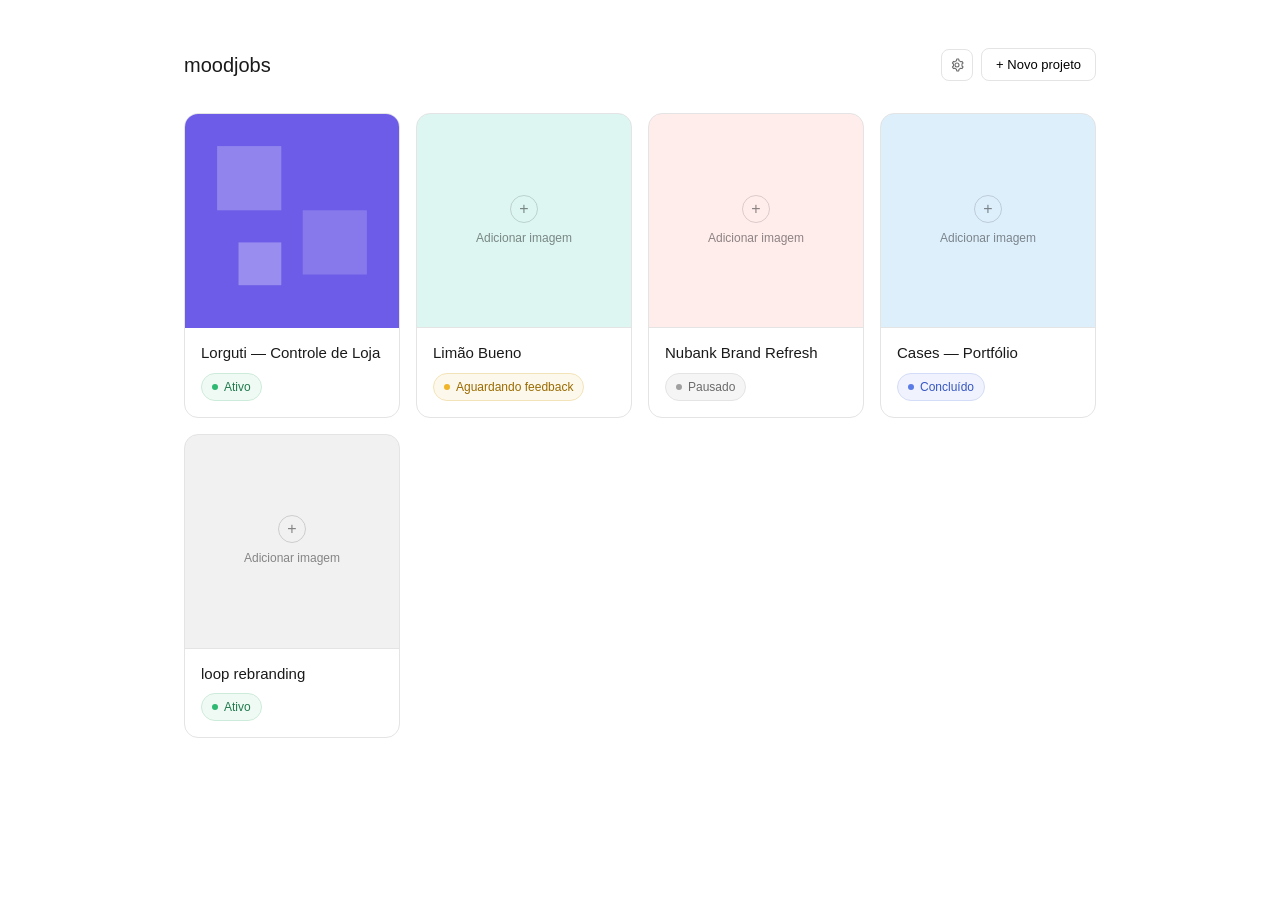
<file: index.html>
<!DOCTYPE html>
<html lang="pt-BR">
<head>
<meta charset="UTF-8">
<meta name="viewport" content="width=device-width, initial-scale=1.0">
<title>moodjobs</title>
<link rel="stylesheet" href="assets/style.css">
</head>
<body>
  <div class="page">
    <div class="hub-header">
      <h1>moodjobs</h1>
      <div class="hub-actions">
        <button class="gear-btn" id="gear-btn" title="Configurações"></button>
        <button class="new-project-btn" id="new-project-btn">+ Novo projeto</button>
      </div>
    </div>

    <div class="project-list" id="project-list"></div>
  </div>

  <script src="assets/github-api.js"></script>
  <script src="assets/script.js"></script>
</body>
</html>
</file>
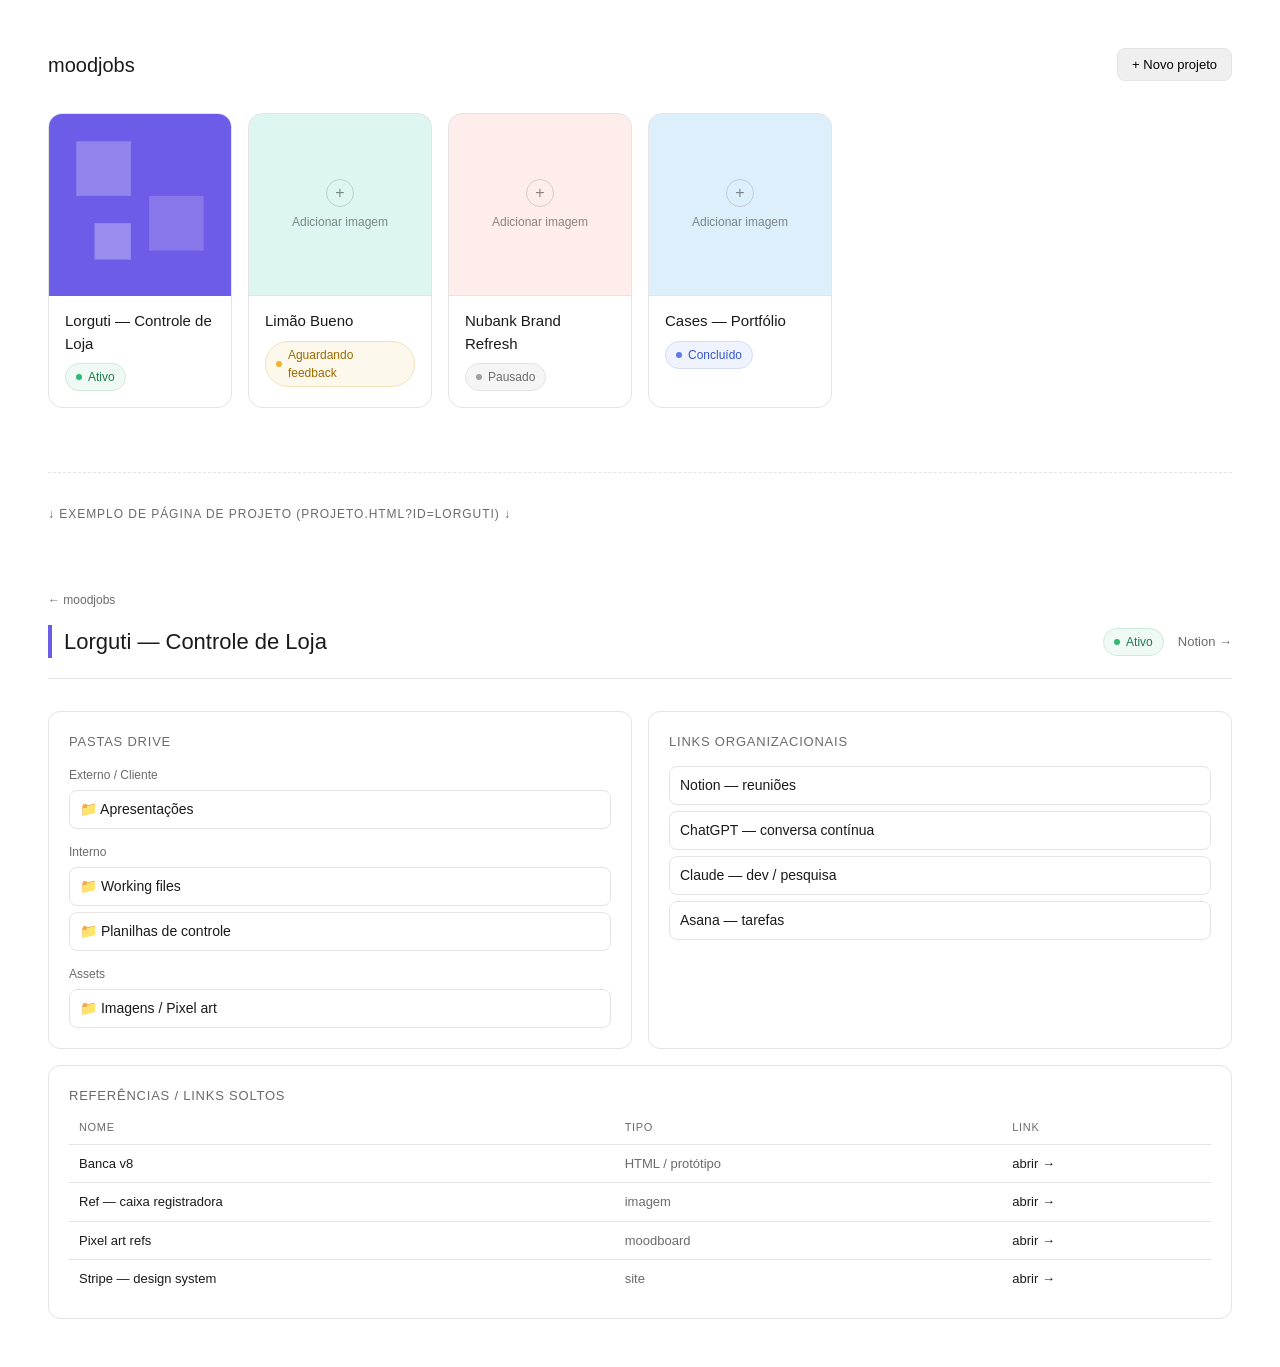
<file: mockup.html>
<!DOCTYPE html>
<html lang="pt-BR">
<head>
<meta charset="UTF-8">
<meta name="viewport" content="width=device-width, initial-scale=1.0">
<title>moodjobs — mockup</title>
<style>
  :root {
    --fg: #1a1a1a;
    --muted: #6b6b6b;
    --border: #e4e4e4;
    --bg-soft: #fafafa;
  }
  * { box-sizing: border-box; }
  body {
    margin: 0;
    padding: 48px;
    background: transparent;
    color: var(--fg);
    font-family: -apple-system, BlinkMacSystemFont, "Inter", "Helvetica Neue", Arial, sans-serif;
    font-weight: 400;
    line-height: 1.5;
  }
  h1, h2, h3 { font-weight: 500; margin: 0; }
  a { color: inherit; text-decoration: none; }

  /* ---------- shared ---------- */
  .pill {
    display: inline-flex;
    align-items: center;
    gap: 6px;
    font-size: 12px;
    font-weight: 500;
    padding: 4px 10px;
    border-radius: 999px;
    border: 1px solid var(--border);
  }
  .pill .dot { width: 6px; height: 6px; border-radius: 50%; }
  .pill.ativo { color: #1f7a4d; border-color: #cdebda; background: #f0faf4; }
  .pill.ativo .dot { background: #2fb872; }
  .pill.aguardando { color: #9a6b00; border-color: #f3e3b8; background: #fdf8ec; }
  .pill.aguardando .dot { background: #f0b429; }
  .pill.pausado { color: #6b6b6b; border-color: var(--border); background: #f5f5f5; }
  .pill.pausado .dot { background: #a0a0a0; }
  .pill.concluido { color: #3656c2; border-color: #d4ddf7; background: #f0f3fd; }
  .pill.concluido .dot { background: #5b7ce6; }

  .link-list { display: flex; flex-direction: column; gap: 6px; }
  .link-item {
    display: flex; align-items: center; gap: 8px;
    padding: 8px 10px; border-radius: 8px;
    border: 1px solid var(--border);
    font-size: 14px;
    transition: border-color .12s ease;
  }
  .link-item:hover { border-color: #c9c9c9; }

  .label {
    font-size: 11px; text-transform: uppercase; letter-spacing: .06em;
    color: var(--muted); font-weight: 500; margin-bottom: 10px;
  }
  .sublabel {
    font-size: 12px; color: var(--muted); font-weight: 400;
    margin: 14px 0 6px;
  }
  .sublabel:first-of-type { margin-top: 0; }

  .section-title {
    font-size: 13px; text-transform: uppercase; letter-spacing: .06em;
    color: var(--muted); font-weight: 500; margin-bottom: 14px;
  }

  /* ---------- demo separator ---------- */
  .demo-separator {
    margin: 64px 0; padding-top: 32px; border-top: 1px dashed var(--border);
    font-size: 12px; color: var(--muted); text-transform: uppercase; letter-spacing: .08em;
  }

  /* ================= INDEX (HUB) ================= */
  .hub-header {
    display: flex; align-items: center; justify-content: space-between;
    margin-bottom: 32px;
  }
  .hub-header h1 { font-size: 20px; }
  .new-project-btn {
    font-size: 13px; font-weight: 500;
    padding: 8px 14px; border-radius: 8px;
    border: 1px solid var(--border);
    cursor: pointer;
  }
  .new-project-btn:hover { border-color: #c9c9c9; }

  .project-list {
    display: grid;
    grid-template-columns: repeat(auto-fill, minmax(180px, 1fr));
    gap: 16px;
  }
  .project-card {
    border: 1px solid var(--border);
    border-radius: 14px;
    overflow: hidden;
    display: flex;
    flex-direction: column;
    transition: border-color .12s ease;
  }
  .project-card:hover { border-color: #c9c9c9; }
  .project-card .accent-block {
    aspect-ratio: 1 / 1;
    width: 100%;
    position: relative;
    overflow: hidden;
  }
  .project-card .accent-block img {
    width: 100%; height: 100%; object-fit: cover; display: block;
  }
  .project-card .accent-block.empty {
    display: flex; align-items: center; justify-content: center;
    border-bottom: 1px solid var(--border);
  }
  .project-card .accent-block.empty .upload-hint {
    display: flex; flex-direction: column; align-items: center; gap: 6px;
    font-size: 12px; color: rgba(0,0,0,.45); font-weight: 500;
  }
  .project-card .accent-block.empty .upload-hint .plus {
    width: 28px; height: 28px; border-radius: 50%;
    border: 1px solid rgba(0,0,0,.15);
    display: flex; align-items: center; justify-content: center;
    font-size: 16px; color: rgba(0,0,0,.45);
  }
  .project-card .card-body {
    padding: 14px 16px 16px;
    display: flex;
    flex-direction: column;
    gap: 8px;
  }
  .project-card h3 { font-size: 15px; }
  .project-card .pill { align-self: flex-start; }

  /* ================= PROJECT PAGE ================= */
  .back-link {
    font-size: 12px; color: var(--muted); display: inline-flex;
    align-items: center; gap: 4px; margin-bottom: 16px;
  }
  .back-link:hover { color: var(--fg); }

  .project-page-header {
    display: flex; align-items: center; gap: 14px; flex-wrap: wrap;
    margin-bottom: 32px;
    padding-bottom: 20px;
    border-bottom: 1px solid var(--border);
    position: relative;
    padding-left: 16px;
  }
  .project-page-header .accent-bar {
    position: absolute; top: 0; left: 0; bottom: 20px; width: 4px;
  }
  .project-page-header h1 { font-size: 22px; margin-right: auto; }
  .notion-link { font-size: 13px; font-weight: 500; color: var(--muted); display: flex; align-items: center; gap: 4px; }
  .notion-link:hover { color: var(--fg); }

  .two-col {
    display: grid;
    grid-template-columns: 1fr 1fr;
    gap: 16px;
    margin-bottom: 16px;
  }
  .box {
    border: 1px solid var(--border);
    border-radius: 12px;
    padding: 20px;
  }

  /* references table */
  .ref-table {
    width: 100%;
    border-collapse: collapse;
    font-size: 13px;
  }
  .ref-table th {
    text-align: left;
    font-size: 11px; text-transform: uppercase; letter-spacing: .06em;
    color: var(--muted); font-weight: 500;
    padding: 0 10px 8px;
    border-bottom: 1px solid var(--border);
  }
  .ref-table td {
    padding: 9px 10px;
    border-bottom: 1px solid var(--border);
  }
  .ref-table tr:last-child td { border-bottom: none; }
  .ref-table tr:hover td { background: var(--bg-soft); }
  .ref-table a { font-weight: 500; }
  .ref-table .ref-meta { color: var(--muted); }

  @media (max-width: 720px) {
    .two-col { grid-template-columns: 1fr; }
  }
</style>
</head>
<body>

  <!-- ================= INDEX (HUB) ================= -->
  <div class="hub-header">
    <h1>moodjobs</h1>
    <button class="new-project-btn">+ Novo projeto</button>
  </div>

  <div class="project-list">
    <a class="project-card" href="#projeto-x" style="text-decoration:none; color:inherit;">
      <div class="accent-block">
        <img src="data:image/svg+xml,%3Csvg xmlns='http://www.w3.org/2000/svg' width='200' height='200'%3E%3Crect width='200' height='200' fill='%236C5CE7'/%3E%3Crect x='30' y='30' width='60' height='60' fill='%23ffffff' opacity='.25'/%3E%3Crect x='110' y='90' width='60' height='60' fill='%23ffffff' opacity='.18'/%3E%3Crect x='50' y='120' width='40' height='40' fill='%23ffffff' opacity='.3'/%3E%3C/svg%3E" alt="Capa do projeto Lorguti">
      </div>
      <div class="card-body">
        <h3>Lorguti — Controle de Loja</h3>
        <span class="pill ativo"><span class="dot"></span>Ativo</span>
      </div>
    </a>
    <a class="project-card" href="#" style="text-decoration:none; color:inherit;">
      <div class="accent-block empty" style="background:#00B89422;">
        <div class="upload-hint"><span class="plus">+</span>Adicionar imagem</div>
      </div>
      <div class="card-body">
        <h3>Limão Bueno</h3>
        <span class="pill aguardando"><span class="dot"></span>Aguardando feedback</span>
      </div>
    </a>
    <a class="project-card" href="#" style="text-decoration:none; color:inherit;">
      <div class="accent-block empty" style="background:#FF767522;">
        <div class="upload-hint"><span class="plus">+</span>Adicionar imagem</div>
      </div>
      <div class="card-body">
        <h3>Nubank Brand Refresh</h3>
        <span class="pill pausado"><span class="dot"></span>Pausado</span>
      </div>
    </a>
    <a class="project-card" href="#" style="text-decoration:none; color:inherit;">
      <div class="accent-block empty" style="background:#0984E322;">
        <div class="upload-hint"><span class="plus">+</span>Adicionar imagem</div>
      </div>
      <div class="card-body">
        <h3>Cases — Portfólio</h3>
        <span class="pill concluido"><span class="dot"></span>Concluído</span>
      </div>
    </a>
  </div>

  <div class="demo-separator">↓ exemplo de página de projeto (projeto.html?id=lorguti) ↓</div>

  <!-- ================= PROJECT PAGE ================= -->
  <a id="projeto-x"></a>
  <a class="back-link" href="#">← moodjobs</a>
  <div class="project-page-header">
    <div class="accent-bar" style="background:#6C5CE7;"></div>
    <h1>Lorguti — Controle de Loja</h1>
    <span class="pill ativo"><span class="dot"></span>Ativo</span>
    <a class="notion-link" href="#">Notion →</a>
  </div>

  <div class="two-col">
    <div class="box">
      <div class="section-title">Pastas Drive</div>

      <div class="sublabel">Externo / Cliente</div>
      <div class="link-list">
        <div class="link-item">📁 Apresentações</div>
      </div>

      <div class="sublabel">Interno</div>
      <div class="link-list">
        <div class="link-item">📁 Working files</div>
        <div class="link-item">📁 Planilhas de controle</div>
      </div>

      <div class="sublabel">Assets</div>
      <div class="link-list">
        <div class="link-item">📁 Imagens / Pixel art</div>
      </div>
    </div>

    <div class="box">
      <div class="section-title">Links Organizacionais</div>
      <div class="link-list">
        <div class="link-item">Notion — reuniões</div>
        <div class="link-item">ChatGPT — conversa contínua</div>
        <div class="link-item">Claude — dev / pesquisa</div>
        <div class="link-item">Asana — tarefas</div>
      </div>
    </div>
  </div>

  <div class="box">
    <div class="section-title">Referências / Links soltos</div>
    <table class="ref-table">
      <thead>
        <tr><th>Nome</th><th>Tipo</th><th>Link</th></tr>
      </thead>
      <tbody>
        <tr>
          <td>Banca v8</td>
          <td class="ref-meta">HTML / protótipo</td>
          <td><a href="#">abrir →</a></td>
        </tr>
        <tr>
          <td>Ref — caixa registradora</td>
          <td class="ref-meta">imagem</td>
          <td><a href="#">abrir →</a></td>
        </tr>
        <tr>
          <td>Pixel art refs</td>
          <td class="ref-meta">moodboard</td>
          <td><a href="#">abrir →</a></td>
        </tr>
        <tr>
          <td>Stripe — design system</td>
          <td class="ref-meta">site</td>
          <td><a href="#">abrir →</a></td>
        </tr>
      </tbody>
    </table>
  </div>

</body>
</html>
</file>
<file: assets/style.css>
:root {
  --fg: #1a1a1a;
  --muted: #6b6b6b;
  --border: #e4e4e4;
  --bg-soft: #fafafa;
}

* { box-sizing: border-box; }

html, body {
  margin: 0;
  padding: 0;
  background: transparent;
}

body {
  color: var(--fg);
  font-family: -apple-system, BlinkMacSystemFont, "Inter", "Helvetica Neue", Arial, sans-serif;
  font-weight: 400;
  line-height: 1.5;
}

h1, h2, h3 { font-weight: 500; margin: 0; }
a { color: inherit; text-decoration: none; }

.page {
  max-width: 960px;
  margin: 0 auto;
  padding: 48px 24px;
}

/* ---------- status pills ---------- */
.pill {
  display: inline-flex;
  align-items: center;
  gap: 6px;
  font-size: 12px;
  font-weight: 500;
  padding: 4px 10px;
  border-radius: 999px;
  border: 1px solid var(--border);
}
.pill .dot { width: 6px; height: 6px; border-radius: 50%; flex-shrink: 0; }

.pill.ativo { color: #1f7a4d; border-color: #cdebda; background: #f0faf4; }
.pill.ativo .dot { background: #2fb872; }

.pill.aguardando { color: #9a6b00; border-color: #f3e3b8; background: #fdf8ec; }
.pill.aguardando .dot { background: #f0b429; }

.pill.pausado { color: #6b6b6b; border-color: var(--border); background: #f5f5f5; }
.pill.pausado .dot { background: #a0a0a0; }

.pill.concluido { color: #3656c2; border-color: #d4ddf7; background: #f0f3fd; }
.pill.concluido .dot { background: #5b7ce6; }

/* ---------- shared layout bits ---------- */
.section-title {
  font-size: 13px;
  text-transform: uppercase;
  letter-spacing: .06em;
  color: var(--muted);
  font-weight: 500;
  margin-bottom: 10px;
}

.sublabel {
  font-size: 12px;
  color: var(--muted);
  font-weight: 400;
  margin: 10px 0 6px;
}
.sublabel:first-of-type { margin-top: 0; }

.box {
  border: 1px solid var(--border);
  border-radius: 12px;
  padding: 16px;
}

.two-col {
  display: grid;
  grid-template-columns: 1fr 1fr;
  gap: 12px;
  margin-bottom: 12px;
}

.two-col-bottom { grid-template-columns: 1.4fr 1fr; }

@media (max-width: 720px) {
  .two-col,
  .two-col-bottom { grid-template-columns: 1fr; }
}

/* ---------- highlighted boxes (primary sections) ---------- */
.box-highlight { border-width: 1.5px; }

/* ---------- link rows (icon + label + visualizar) ---------- */
.link-list {
  display: flex;
  flex-direction: column;
  gap: 6px;
}

.link-row {
  display: flex;
  align-items: center;
  gap: 10px;
  padding: 7px 10px 7px 12px;
  border-radius: 8px;
  border: 1px solid var(--border);
}

.link-row-link {
  cursor: pointer;
  transition: border-color .12s ease, background .12s ease;
}
.link-row-link:hover {
  border-color: #c9c9c9;
  background: var(--bg-soft);
}

.row-actions {
  display: flex;
  gap: 4px;
  flex-shrink: 0;
  opacity: 0;
  transition: opacity .12s ease;
}
.link-row:hover .row-actions,
.deadline-item:hover .row-actions,
.project-page-header:hover .row-actions {
  opacity: 1;
}

.icon-btn {
  width: 28px;
  height: 28px;
  border-radius: 8px;
  border: 1px solid var(--border);
  background: transparent;
  display: flex;
  align-items: center;
  justify-content: center;
  cursor: pointer;
  color: var(--muted);
  flex-shrink: 0;
  padding: 0;
}
.icon-btn:hover { border-color: #c9c9c9; color: var(--fg); }
.icon-btn svg { width: 14px; height: 14px; }

/* ---------- inline edit forms ---------- */
.link-row.editing { gap: 8px; flex-wrap: wrap; }
.link-row input,
.link-row select,
.ref-table input,
.ref-table select,
.deadline-item input {
  font: inherit;
  font-size: 13px;
  padding: 6px 8px;
  border: 1px solid var(--border);
  border-radius: 6px;
  background: transparent;
  color: var(--fg);
  flex: 1;
  min-width: 80px;
}
.link-row select,
.ref-table select { flex: 0 0 110px; }

.add-row-btn {
  display: flex;
  align-items: center;
  justify-content: center;
  width: 28px;
  height: 28px;
  border: 1px dashed var(--border);
  border-radius: 50%;
  color: var(--muted);
  cursor: pointer;
  background: none;
  padding: 0;
  flex-shrink: 0;
  margin-top: 2px;
}
.add-row-btn:hover { border-color: #c9c9c9; color: var(--fg); }
.add-row-btn svg { width: 12px; height: 12px; }

/* ---------- modal ---------- */
.modal-overlay {
  position: fixed;
  inset: 0;
  background: rgba(0, 0, 0, .4);
  display: flex;
  align-items: center;
  justify-content: center;
  z-index: 100;
}
.modal-box {
  background: #fff;
  border: 1px solid var(--border);
  border-radius: 12px;
  padding: 24px;
  width: 320px;
  display: flex;
  flex-direction: column;
  gap: 12px;
}
.modal-box h3 { font-size: 16px; }
.modal-input {
  font: inherit;
  font-size: 14px;
  padding: 8px 10px;
  border: 1px solid var(--border);
  border-radius: 8px;
}
.modal-actions {
  display: flex;
  justify-content: flex-end;
  gap: 8px;
}
.btn-visualizar.primary {
  background: var(--fg);
  color: #fff;
  border-color: var(--fg);
}
.btn-visualizar:disabled { opacity: .6; cursor: default; }

.link-row .icon {
  flex-shrink: 0;
  width: 18px;
  height: 18px;
  display: flex;
  align-items: center;
  justify-content: center;
  color: var(--muted);
}
.link-row .icon svg { width: 100%; height: 100%; }

.link-row .label {
  flex: 1;
  font-size: 14px;
  font-weight: 400;
  min-width: 0;
  overflow: hidden;
  text-overflow: ellipsis;
  white-space: nowrap;
}

.btn-visualizar {
  flex-shrink: 0;
  display: inline-flex;
  align-items: center;
  gap: 6px;
  font-size: 12px;
  font-weight: 500;
  padding: 6px 12px;
  border-radius: 999px;
  border: 1px solid var(--border);
  background: var(--bg-soft);
  cursor: pointer;
  transition: border-color .12s ease, background .12s ease;
}
.btn-visualizar:hover {
  border-color: #c9c9c9;
  background: #f0f0f0;
}
.btn-visualizar svg { width: 12px; height: 12px; }

/* ---------- references list ---------- */
.ref-list {
  display: flex;
  flex-direction: column;
}
.ref-row {
  display: flex;
  align-items: center;
  gap: 10px;
  padding: 8px 4px;
  border-bottom: 1px solid var(--border);
  cursor: pointer;
}
.ref-row:last-child { border-bottom: none; }
.ref-row:hover { background: var(--bg-soft); }

.ref-row .icon {
  flex-shrink: 0;
  width: 16px;
  height: 16px;
  display: flex;
  align-items: center;
  justify-content: center;
  color: var(--muted);
}
.ref-row .icon svg { width: 100%; height: 100%; }

.ref-row .ref-text { flex: 1; min-width: 0; }
.ref-row .ref-label,
.ref-row .ref-meta {
  font-size: 14px;
  overflow: hidden;
  text-overflow: ellipsis;
  white-space: nowrap;
}
.ref-row .ref-meta { font-size: 12px; color: var(--muted); }

.ref-row .icon-btn { opacity: 0; }
.ref-row:hover .icon-btn { opacity: 1; }

/* ================= INDEX (HUB) ================= */
.hub-header {
  display: flex;
  align-items: center;
  justify-content: space-between;
  margin-bottom: 32px;
}
.hub-header h1 { font-size: 20px; }

.hub-actions {
  display: flex;
  align-items: center;
  gap: 8px;
}

.new-project-btn {
  font-size: 13px;
  font-weight: 500;
  padding: 8px 14px;
  border-radius: 8px;
  border: 1px solid var(--border);
  background: transparent;
  cursor: pointer;
  transition: border-color .12s ease;
}
.new-project-btn:hover { border-color: #c9c9c9; }

.gear-btn {
  width: 32px;
  height: 32px;
  border-radius: 8px;
  border: 1px solid var(--border);
  background: transparent;
  display: flex;
  align-items: center;
  justify-content: center;
  cursor: pointer;
  color: var(--muted);
}
.gear-btn:hover { border-color: #c9c9c9; color: var(--fg); }
.gear-btn svg { width: 16px; height: 16px; }

.project-list {
  display: grid;
  grid-template-columns: repeat(auto-fill, minmax(180px, 1fr));
  gap: 16px;
}

.project-card {
  border: 1px solid var(--border);
  border-radius: 14px;
  overflow: hidden;
  display: flex;
  flex-direction: column;
  transition: border-color .12s ease;
}
.project-card:hover { border-color: #c9c9c9; }

.project-card .accent-block {
  aspect-ratio: 1 / 1;
  width: 100%;
  position: relative;
  overflow: hidden;
}
.project-card .accent-block img {
  width: 100%;
  height: 100%;
  object-fit: cover;
  display: block;
}
.project-card .accent-block.empty {
  display: flex;
  align-items: center;
  justify-content: center;
  border-bottom: 1px solid var(--border);
}
.project-card .accent-block.empty .upload-hint {
  display: flex;
  flex-direction: column;
  align-items: center;
  gap: 6px;
  font-size: 12px;
  color: rgba(0, 0, 0, .45);
  font-weight: 500;
}
.project-card .accent-block.empty .upload-hint .plus {
  width: 28px;
  height: 28px;
  border-radius: 50%;
  border: 1px solid rgba(0, 0, 0, .15);
  display: flex;
  align-items: center;
  justify-content: center;
  font-size: 16px;
  color: rgba(0, 0, 0, .45);
}

.project-card .card-body {
  padding: 14px 16px 16px;
  display: flex;
  flex-direction: column;
  gap: 8px;
}
.project-card h3 { font-size: 15px; }
.project-card .pill { align-self: flex-start; }

/* ================= PROJECT PAGE ================= */
.back-link {
  font-size: 12px;
  color: var(--muted);
  display: inline-flex;
  align-items: center;
  gap: 4px;
  margin-bottom: 16px;
}
.back-link:hover { color: var(--fg); }

.project-page-header {
  display: flex;
  align-items: center;
  gap: 14px;
  flex-wrap: wrap;
  margin-bottom: 32px;
  padding-bottom: 20px;
  padding-left: 16px;
  border-bottom: 1px solid var(--border);
  position: relative;
}
.project-page-header .accent-bar {
  position: absolute;
  top: 0;
  left: 0;
  bottom: 20px;
  width: 4px;
  border-radius: 2px;
}
.project-page-header .header-title {
  display: flex;
  align-items: center;
  gap: 10px;
  flex: 1;
  min-width: 0;
}
.project-page-header h1 {
  font-size: 22px;
  min-width: 0;
  overflow: hidden;
  text-overflow: ellipsis;
  white-space: nowrap;
}

.notion-link {
  font-size: 13px;
  font-weight: 500;
  color: var(--muted);
  display: inline-flex;
  align-items: center;
  gap: 4px;
  flex-shrink: 0;
  white-space: nowrap;
}
.notion-link:hover { color: var(--fg); }

.organize-btn {
  font: inherit;
  background: transparent;
  border: 1px solid var(--border);
  border-radius: 999px;
  padding: 4px 10px;
  cursor: pointer;
}
.organize-btn:hover { border-color: #c9c9c9; }
.organize-btn svg { width: 14px; height: 14px; }

.header-edit {
  display: flex;
  flex-wrap: wrap;
  align-items: center;
  gap: 8px;
  flex: 1;
}
.header-edit input[type="text"],
.header-edit input[type="url"] {
  font: inherit;
  font-size: 14px;
  padding: 6px 10px;
  border: 1px solid var(--border);
  border-radius: 8px;
  background: transparent;
  color: var(--fg);
}
.header-edit input[type="text"] { flex: 1; min-width: 160px; font-weight: 500; }
.header-edit input[type="url"] { flex: 2; min-width: 200px; }
.header-edit select {
  font: inherit;
  font-size: 13px;
  padding: 6px 10px;
  border: 1px solid var(--border);
  border-radius: 8px;
  background: transparent;
  color: var(--fg);
}
.header-edit input[type="color"] {
  width: 32px;
  height: 32px;
  padding: 0;
  border: 1px solid var(--border);
  border-radius: 8px;
  background: none;
}
.header-edit input[type="file"] {
  font-size: 12px;
  max-width: 160px;
}

/* ---------- toast ---------- */
.save-toast {
  position: fixed;
  bottom: 20px;
  right: 20px;
  background: var(--fg);
  color: #fff;
  font-size: 13px;
  font-weight: 500;
  padding: 8px 14px;
  border-radius: 8px;
  opacity: 0;
  pointer-events: none;
  transition: opacity .2s ease;
  z-index: 200;
}
.save-toast.show { opacity: 1; }

/* ---------- deadlines ---------- */
.deadline-list {
  display: flex;
  flex-direction: column;
  gap: 6px;
}
.deadline-item {
  display: flex;
  align-items: baseline;
  gap: 10px;
  padding: 7px 10px;
  border-radius: 8px;
  border: 1px solid var(--border);
}
.deadline-item .deadline-date {
  font-weight: 500;
  font-size: 13px;
  flex-shrink: 0;
}
.deadline-item .deadline-label {
  font-size: 13px;
  color: var(--muted);
  flex: 1;
  min-width: 0;
  overflow: hidden;
  text-overflow: ellipsis;
  white-space: nowrap;
}
</file>
